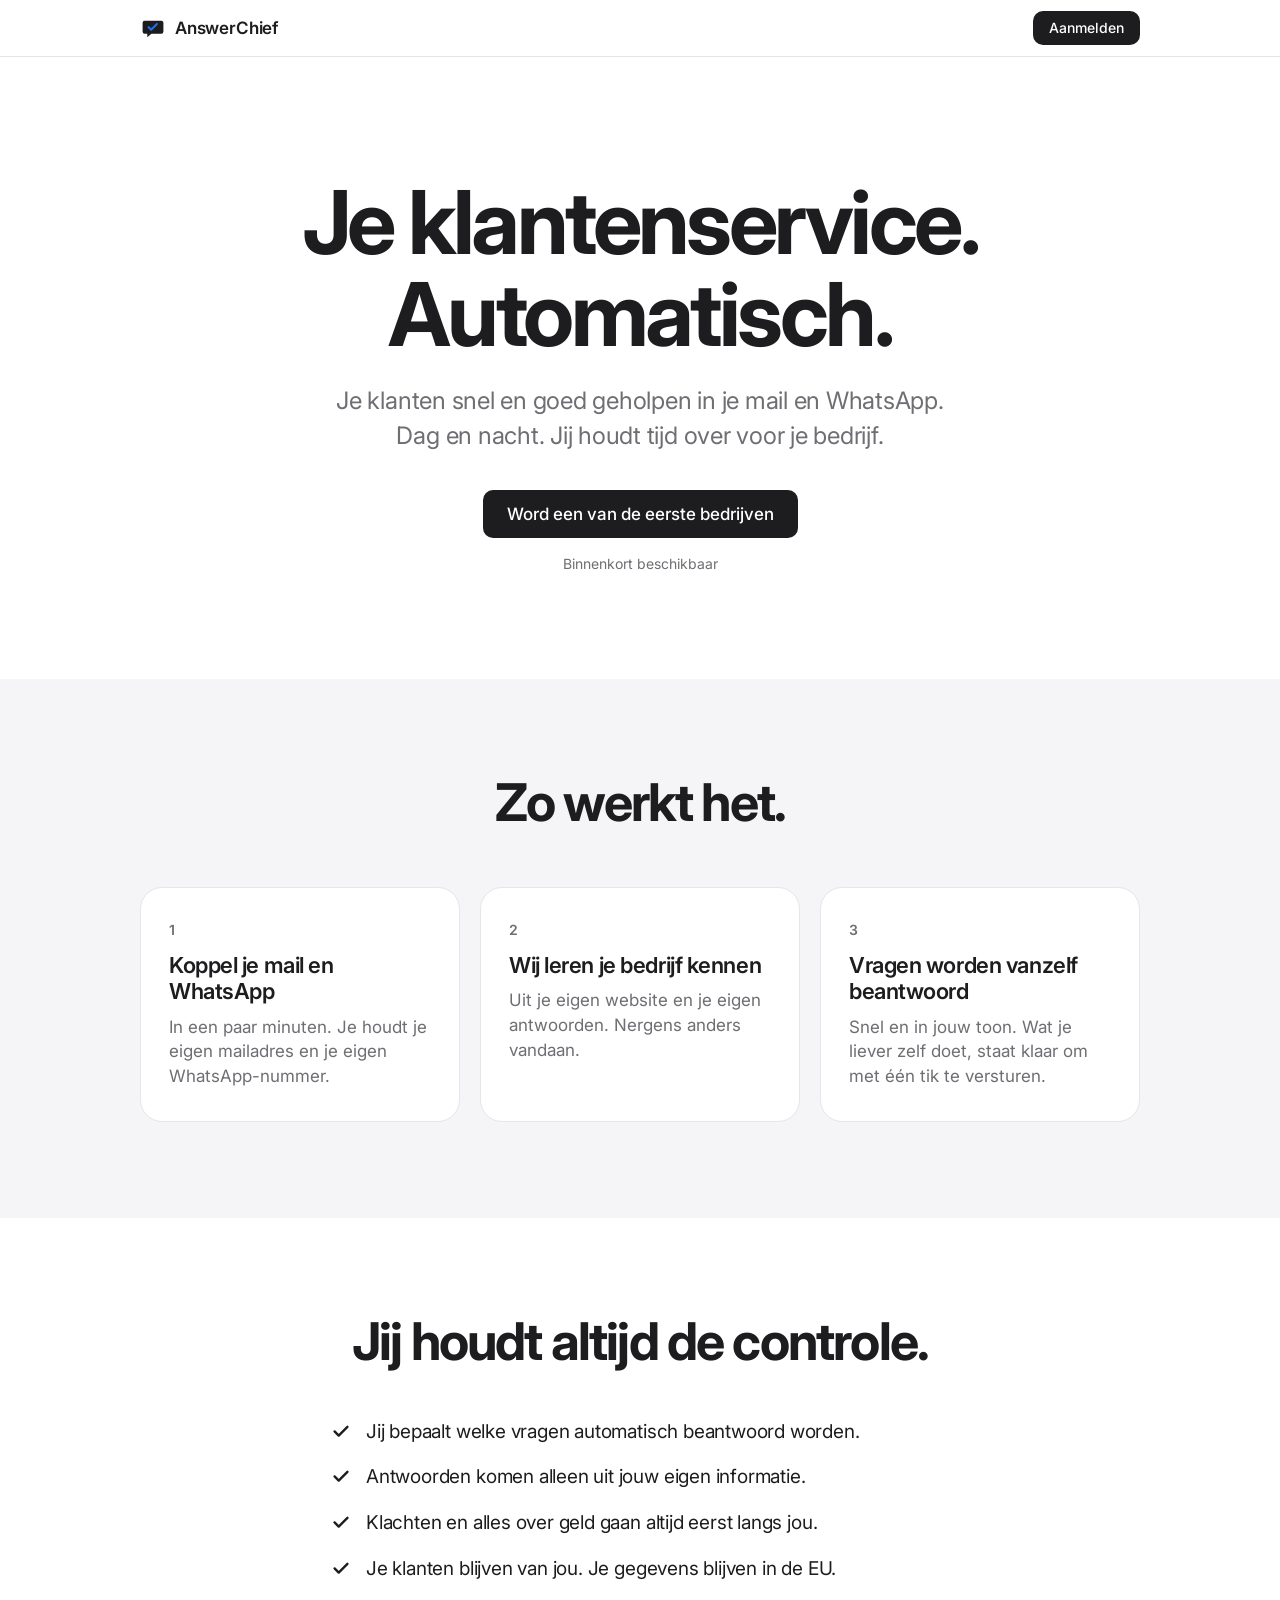
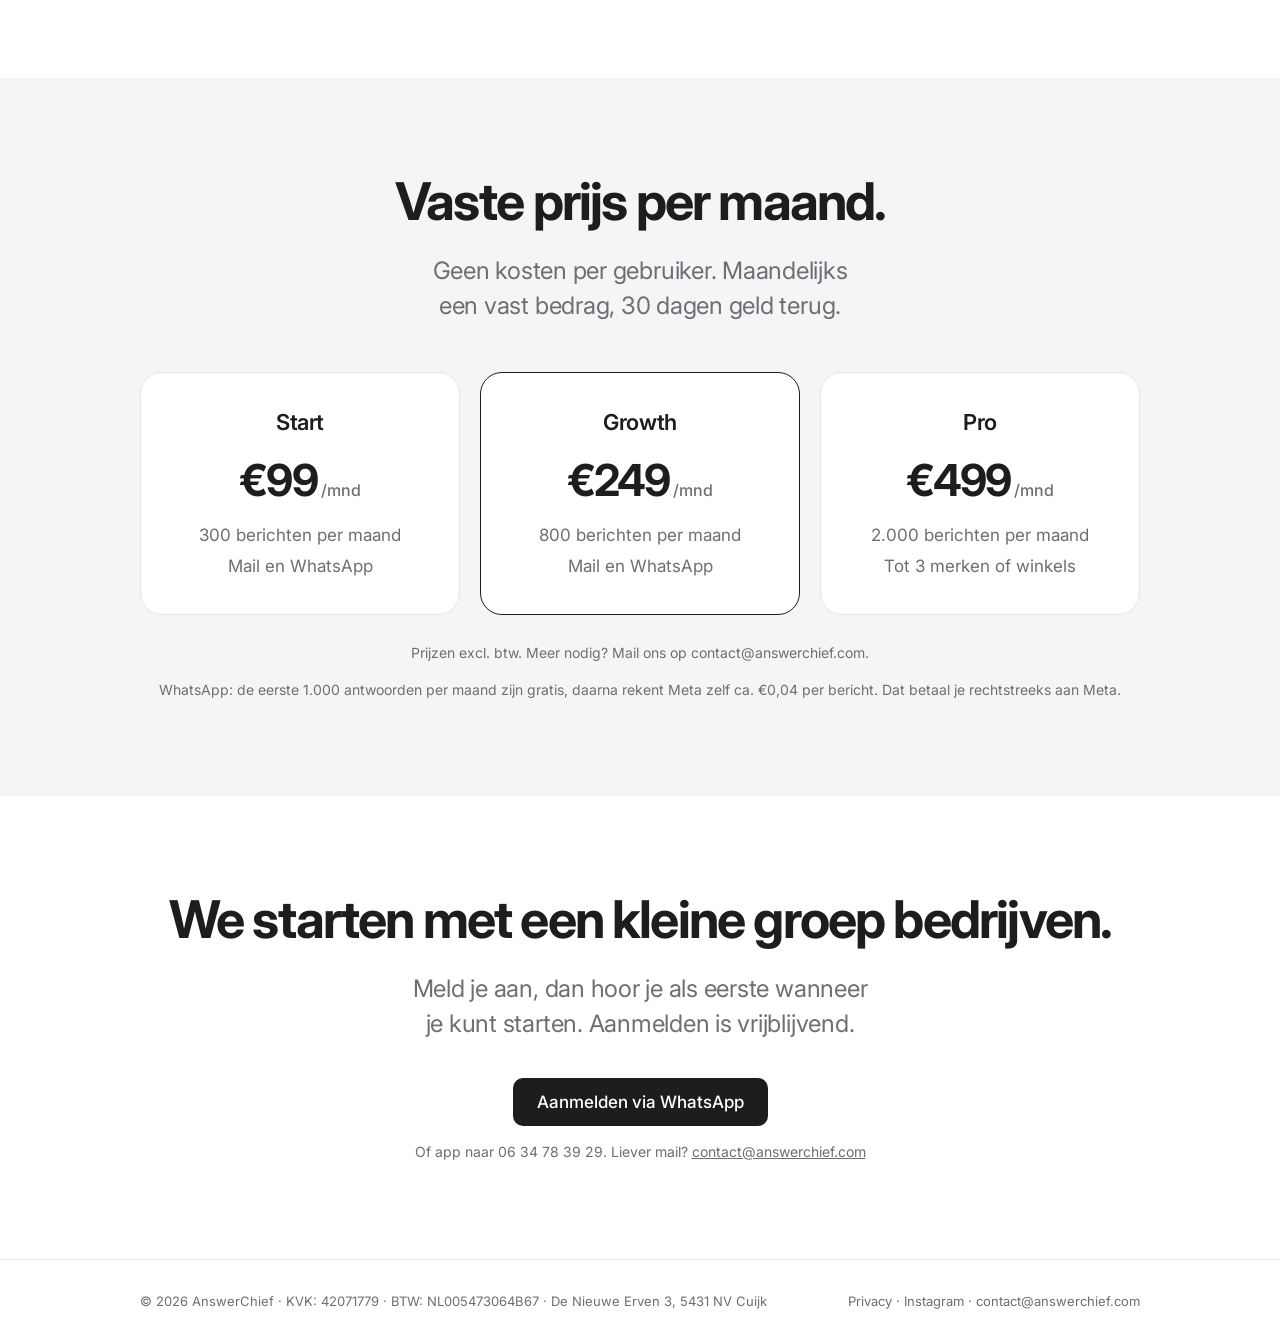
<file: index.html>
<!doctype html>
<html lang="nl">
<head>
<meta charset="utf-8">
<meta name="viewport" content="width=device-width,initial-scale=1,viewport-fit=cover">
<title>AnswerChief – Je klantenservice, automatisch</title>
<meta name="description" content="AnswerChief maakt je klantenservice in mail en WhatsApp automatisch. Je klanten snel en goed geholpen, jij tijd voor je bedrijf.">
<link rel="icon" href="logo.svg" type="image/svg+xml">
<link rel="preconnect" href="https://fonts.googleapis.com"><link rel="preconnect" href="https://fonts.gstatic.com" crossorigin>
<link rel="stylesheet" href="https://fonts.googleapis.com/css2?family=Inter:wght@400;500;600;700&display=swap">
<link rel="stylesheet" href="style.css">
<meta property="og:title" content="AnswerChief – Je klantenservice, automatisch">
<meta property="og:description" content="Je klanten snel en goed geholpen in je mail en WhatsApp. Jij tijd voor je bedrijf.">
</head>
<body>
<nav><div class="wrap"><a class="brand" href="/"><img src="logo.svg" alt="">AnswerChief</a><a class="btn small" href="#aanmelden">Aanmelden</a></div></nav>

<header class="hero center"><div class="wrap">
  <h1>Je klantenservice.<br>Automatisch.</h1>
  <p class="lead">Je klanten snel en goed geholpen in je mail en WhatsApp. Dag en nacht. Jij houdt tijd over voor je bedrijf.</p>
  <a class="btn" href="#aanmelden">Word een van de eerste bedrijven</a>
  <p class="note">Binnenkort beschikbaar</p>
</div></header>

<section class="soft center"><div class="wrap">
  <h2>Zo werkt het.</h2>
  <div class="grid">
    <div class="card"><div class="num">1</div><h3>Koppel je mail en WhatsApp</h3><p>In een paar minuten. Je houdt je eigen mailadres en je eigen WhatsApp-nummer.</p></div>
    <div class="card"><div class="num">2</div><h3>Wij leren je bedrijf kennen</h3><p>Uit je eigen website en je eigen antwoorden. Nergens anders vandaan.</p></div>
    <div class="card"><div class="num">3</div><h3>Vragen worden vanzelf beantwoord</h3><p>Snel en in jouw toon. Wat je liever zelf doet, staat klaar om met één tik te versturen.</p></div>
  </div>
</div></section>

<section class="center"><div class="wrap">
  <h2>Jij houdt altijd de controle.</h2>
  <ul class="list">
    <li>Jij bepaalt welke vragen automatisch beantwoord worden.</li>
    <li>Antwoorden komen alleen uit jouw eigen informatie.</li>
    <li>Klachten en alles over geld gaan altijd eerst langs jou.</li>
    <li>Je klanten blijven van jou. Je gegevens blijven in de EU.</li>
  </ul>
</div></section>

<section class="soft center"><div class="wrap">
  <h2>Vaste prijs per maand.</h2>
  <p class="lead">Geen kosten per gebruiker. Maandelijks een vast bedrag, 30 dagen geld terug.</p>
  <div class="grid plans">
    <div class="card plan"><h3>Start</h3><p class="amount">€99<span> /mnd</span></p><p>300 berichten per maand</p><p>Mail en WhatsApp</p></div>
    <div class="card plan pop"><h3>Growth</h3><p class="amount">€249<span> /mnd</span></p><p>800 berichten per maand</p><p>Mail en WhatsApp</p></div>
    <div class="card plan"><h3>Pro</h3><p class="amount">€499<span> /mnd</span></p><p>2.000 berichten per maand</p><p>Tot 3 merken of winkels</p></div>
  </div>
  <p class="note">Prijzen excl. btw. Meer nodig? Mail ons op contact@answerchief.com.</p>
  <p class="note">WhatsApp: de eerste 1.000 antwoorden per maand zijn gratis, daarna rekent Meta zelf ca. €0,04 per bericht. Dat betaal je rechtstreeks aan Meta.</p>
</div></section>

<section class="center" id="aanmelden"><div class="wrap">
  <h2>We starten met een kleine groep bedrijven.</h2>
  <p class="lead">Meld je aan, dan hoor je als eerste wanneer je kunt starten. Aanmelden is vrijblijvend.</p>
  <a class="btn" href="https://wa.me/31634783929?text=Hoi%21%20Ik%20wil%20me%20aanmelden%20voor%20AnswerChief.%0ANaam%3A%0ABedrijf%3A%0AWebsite%3A%0AMail%2C%20WhatsApp%20of%20allebei%3A%0AOngeveer%20hoeveel%20klantvragen%20per%20week%3A" target="_blank" rel="noopener">Aanmelden via WhatsApp</a>
  <p class="note">Of app naar 06 34 78 39 29. Liever mail? <a href="mailto:contact@answerchief.com?subject=Aanmelden%20AnswerChief&amp;body=Naam%3A%0ABedrijf%3A%0AWebsite%3A%0AMail%2C%20WhatsApp%20of%20allebei%3A%0AOngeveer%20hoeveel%20klantvragen%20per%20week%3A%0A">contact@answerchief.com</a></p>
</div></section>

<footer><div class="wrap">
  <span>© 2026 AnswerChief · KVK: 42071779 · BTW: NL005473064B67 · De Nieuwe Erven 3, 5431 NV Cuijk</span>
  <span><a href="privacy.html">Privacy</a> · <a href="https://instagram.com/answerchief" target="_blank" rel="noopener">Instagram</a> · contact@answerchief.com</span>
</div></footer>
<script src="https://dash.alvoru.com/chat-widget.js" data-client-id="3aeaadb0761f" async></script>
</body>
</html>
</file>
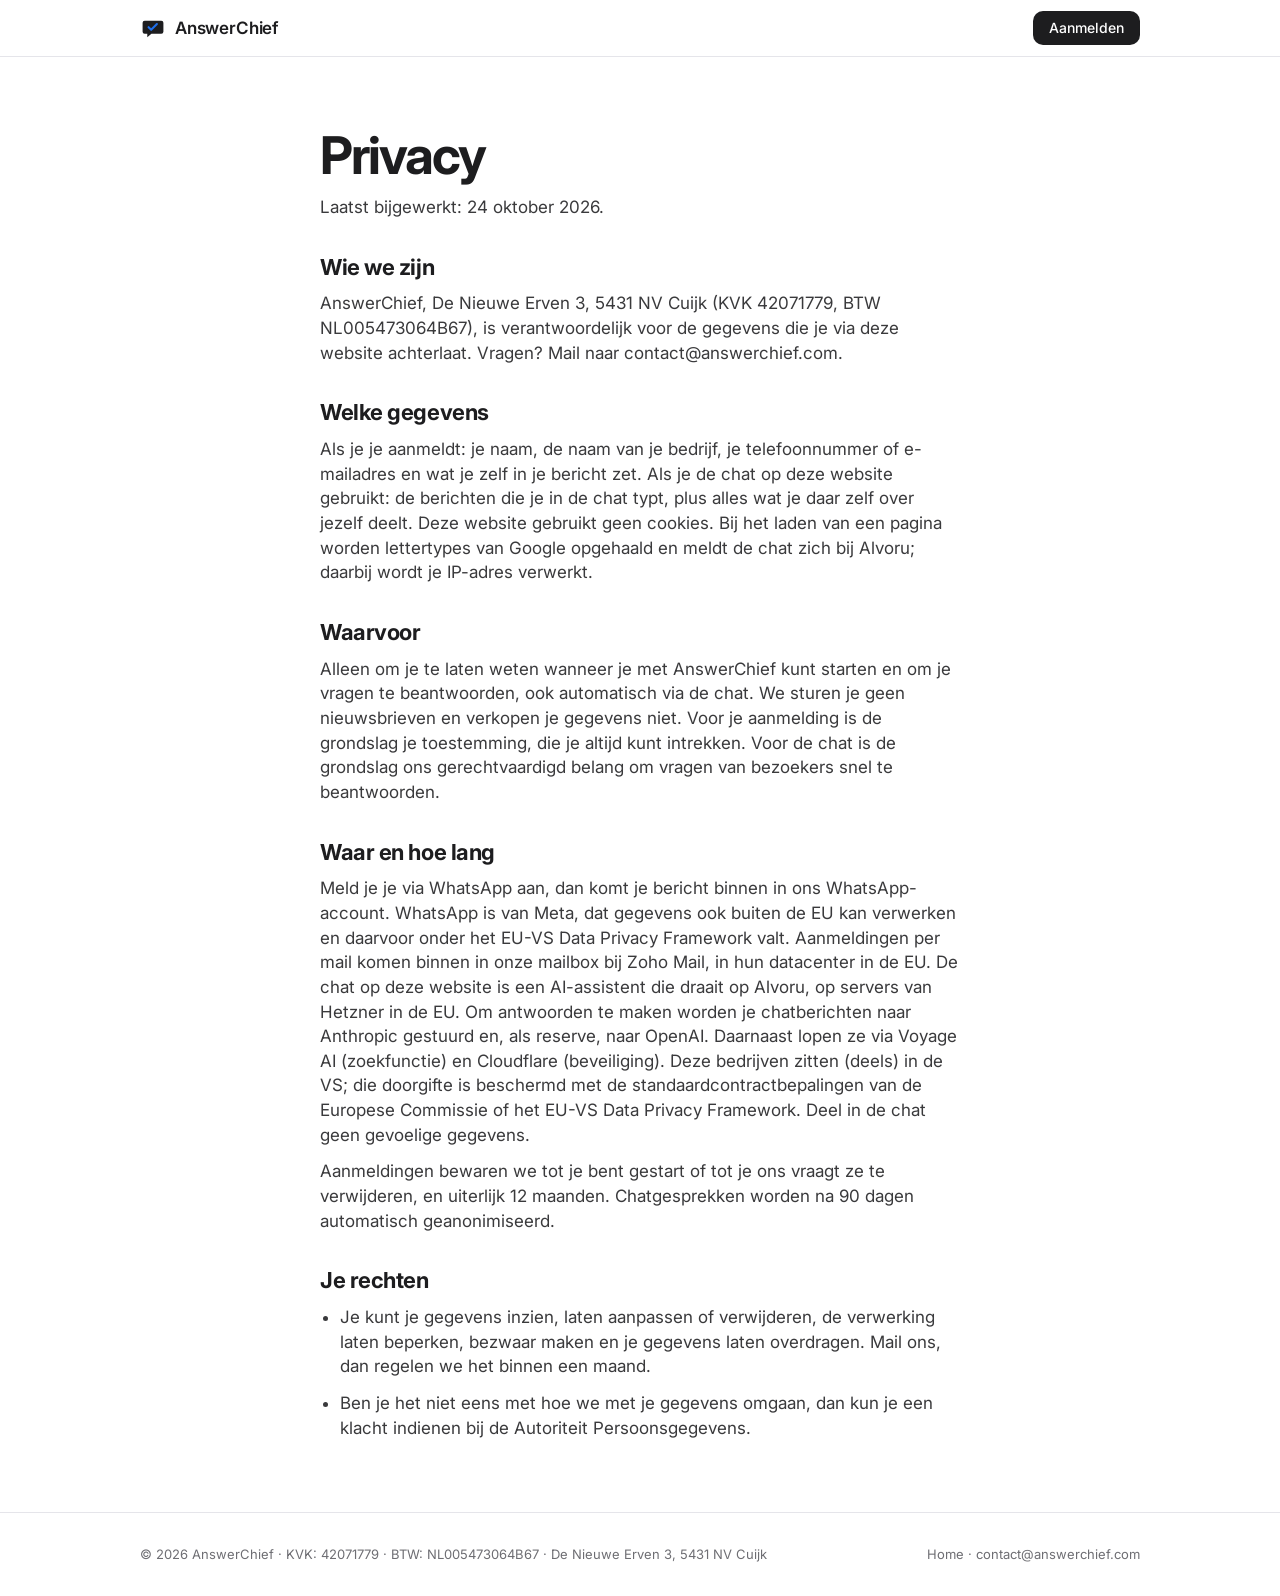
<file: privacy.html>
<!doctype html>
<html lang="nl">
<head>
<meta charset="utf-8">
<meta name="viewport" content="width=device-width,initial-scale=1,viewport-fit=cover">
<title>Privacy – AnswerChief</title>
<link rel="icon" href="logo.svg" type="image/svg+xml">
<link rel="stylesheet" href="https://fonts.googleapis.com/css2?family=Inter:wght@400;500;600;700&display=swap">
<link rel="stylesheet" href="style.css">
</head>
<body>
<nav><div class="wrap"><a class="brand" href="/"><img src="logo.svg" alt="">AnswerChief</a><a class="btn small" href="/#aanmelden">Aanmelden</a></div></nav>
<main class="wrap doc">
  <h1>Privacy</h1>
  <p>Laatst bijgewerkt: 24 oktober 2026.</p>
  <h2>Wie we zijn</h2>
  <p>AnswerChief, De Nieuwe Erven 3, 5431 NV Cuijk (KVK 42071779, BTW NL005473064B67), is verantwoordelijk voor de gegevens die je via deze website achterlaat. Vragen? Mail naar contact@answerchief.com.</p>
  <h2>Welke gegevens</h2>
  <p>Als je je aanmeldt: je naam, de naam van je bedrijf, je telefoonnummer of e-mailadres en wat je zelf in je bericht zet. Als je de chat op deze website gebruikt: de berichten die je in de chat typt, plus alles wat je daar zelf over jezelf deelt. Deze website gebruikt geen cookies. Bij het laden van een pagina worden lettertypes van Google opgehaald en meldt de chat zich bij Alvoru; daarbij wordt je IP-adres verwerkt.</p>
  <h2>Waarvoor</h2>
  <p>Alleen om je te laten weten wanneer je met AnswerChief kunt starten en om je vragen te beantwoorden, ook automatisch via de chat. We sturen je geen nieuwsbrieven en verkopen je gegevens niet. Voor je aanmelding is de grondslag je toestemming, die je altijd kunt intrekken. Voor de chat is de grondslag ons gerechtvaardigd belang om vragen van bezoekers snel te beantwoorden.</p>
  <h2>Waar en hoe lang</h2>
  <p>Meld je je via WhatsApp aan, dan komt je bericht binnen in ons WhatsApp-account. WhatsApp is van Meta, dat gegevens ook buiten de EU kan verwerken en daarvoor onder het EU-VS Data Privacy Framework valt. Aanmeldingen per mail komen binnen in onze mailbox bij Zoho Mail, in hun datacenter in de EU. De chat op deze website is een AI-assistent die draait op Alvoru, op servers van Hetzner in de EU. Om antwoorden te maken worden je chatberichten naar Anthropic gestuurd en, als reserve, naar OpenAI. Daarnaast lopen ze via Voyage AI (zoekfunctie) en Cloudflare (beveiliging). Deze bedrijven zitten (deels) in de VS; die doorgifte is beschermd met de standaardcontractbepalingen van de Europese Commissie of het EU-VS Data Privacy Framework. Deel in de chat geen gevoelige gegevens.</p>
  <p>Aanmeldingen bewaren we tot je bent gestart of tot je ons vraagt ze te verwijderen, en uiterlijk 12 maanden. Chatgesprekken worden na 90 dagen automatisch geanonimiseerd.</p>
  <h2>Je rechten</h2>
  <ul>
    <li>Je kunt je gegevens inzien, laten aanpassen of verwijderen, de verwerking laten beperken, bezwaar maken en je gegevens laten overdragen. Mail ons, dan regelen we het binnen een maand.</li>
    <li>Ben je het niet eens met hoe we met je gegevens omgaan, dan kun je een klacht indienen bij de Autoriteit Persoonsgegevens.</li>
  </ul>
</main>
<footer><div class="wrap">
  <span>© 2026 AnswerChief · KVK: 42071779 · BTW: NL005473064B67 · De Nieuwe Erven 3, 5431 NV Cuijk</span>
  <span><a href="/">Home</a> · contact@answerchief.com</span>
</div></footer>
<script src="https://dash.alvoru.com/chat-widget.js" data-client-id="3aeaadb0761f" async></script>
</body>
</html>
</file>
<file: style.css>
:root{--bg:#FFFFFF;--soft:#F5F5F7;--ink:#1D1D1F;--muted:#6E6E73;--line:#E5E5EA;--accent:#1D1D1F}
*{box-sizing:border-box;margin:0;padding:0}
html{-webkit-text-size-adjust:100%}
body{font-family:Inter,-apple-system,BlinkMacSystemFont,Helvetica,Arial,sans-serif;-webkit-font-smoothing:antialiased;color:var(--ink);background:var(--bg);line-height:1.45;font-size:17px}
a{color:inherit}
.wrap{max-width:1040px;margin:0 auto;padding-left:max(20px,env(safe-area-inset-left));padding-right:max(20px,env(safe-area-inset-right))}
nav{position:sticky;top:0;z-index:10;background:rgba(255,255,255,.85);backdrop-filter:saturate(180%) blur(16px);-webkit-backdrop-filter:saturate(180%) blur(16px);border-bottom:1px solid var(--line)}
nav .wrap{display:flex;justify-content:space-between;align-items:center;height:56px}
.brand{display:flex;align-items:center;gap:9px;font-weight:600;letter-spacing:-.01em;text-decoration:none;font-size:17px}
.brand img{width:26px;height:26px}
.btn{display:inline-block;background:var(--accent);color:#fff;text-decoration:none;font-weight:500;border-radius:10px;padding:12px 24px;font-size:17px;transition:opacity .15s}
.btn:hover{opacity:.88}
.btn.small{padding:7px 16px;font-size:14px}
section{padding-block:96px}
.soft{background:var(--soft)}
.center{text-align:center}
.hero{padding-block:120px 104px}
h1{font-size:clamp(34px,9.4vw,88px);font-weight:700;line-height:1.04;letter-spacing:-.04em;text-wrap:balance}
h2{font-size:clamp(32px,5vw,52px);font-weight:700;line-height:1.08;letter-spacing:-.035em;text-wrap:balance}
.lead{font-size:clamp(19px,2.4vw,24px);color:var(--muted);margin:24px auto 0;max-width:640px;text-wrap:balance;letter-spacing:-.01em}
.hero .btn,.lead+.btn{margin-top:36px}
.note{margin-top:16px;font-size:14px;color:var(--muted)}
.grid{display:grid;grid-template-columns:repeat(3,1fr);gap:20px;margin-top:56px}
.card{background:#fff;border:1px solid var(--line);border-radius:22px;padding:32px 28px;text-align:left}
.num{font-size:14px;font-weight:600;letter-spacing:.08em;color:var(--muted)}
.card h3{font-size:22px;font-weight:600;letter-spacing:-.02em;margin-top:12px;line-height:1.2}
.card p{color:var(--muted);margin-top:10px}
.list{list-style:none;max-width:620px;margin:48px auto 0;text-align:left;display:grid;gap:18px}
.list li{display:flex;gap:14px;font-size:19px;letter-spacing:-.01em}
.list li::before{content:"";flex:none;width:22px;height:22px;margin-top:2px;background:url("data:image/svg+xml,%3Csvg xmlns='http://www.w3.org/2000/svg' viewBox='0 0 24 24'%3E%3Cpath d='M5 12.5l4.5 4.5L19 7.5' fill='none' stroke='%231D1D1F' stroke-width='2.6' stroke-linecap='round' stroke-linejoin='round'/%3E%3C/svg%3E") no-repeat center/contain}
.price{font-size:clamp(44px,7vw,72px);font-weight:700;letter-spacing:-.04em;margin-top:20px}
.price span{font-size:20px;font-weight:500;color:var(--muted);letter-spacing:-.01em}
footer{border-top:1px solid var(--line);padding-block:32px;font-size:13px;color:var(--muted)}
footer .wrap{display:flex;flex-wrap:wrap;gap:8px 24px;justify-content:space-between}
footer a{text-decoration:none}
footer a:hover{text-decoration:underline}
.doc{max-width:680px;padding-block:72px}
.doc h1{font-size:clamp(36px,6vw,52px)}
.doc h2{font-size:22px;letter-spacing:-.02em;margin-top:36px}
.doc p,.doc li{margin-top:12px;color:#3A3A3C}
.doc ul{padding-left:20px}
@media (max-width:760px){.grid{grid-template-columns:1fr}section{padding-block:72px}.hero{padding-block:88px 80px}}
.plans{margin-top:48px;margin-bottom:28px}
.plan{position:relative;text-align:center;padding:36px 24px}
.plan h3{margin-top:0}
.plan .amount{font-size:44px;font-weight:700;letter-spacing:-.04em;color:var(--ink);margin:14px 0 10px}
.plan .amount span{font-size:16px;font-weight:500;color:var(--muted);letter-spacing:0}
.plan p{margin-top:6px}
.plan.pop{border:1.5px solid var(--ink)}
.tag{position:absolute;top:-12px;left:50%;transform:translateX(-50%);background:var(--ink);color:#fff;font-size:12px;font-weight:600;letter-spacing:.04em;padding:4px 12px;border-radius:6px;white-space:nowrap}
@media (max-width:760px){.plans{gap:28px}}
</file>
